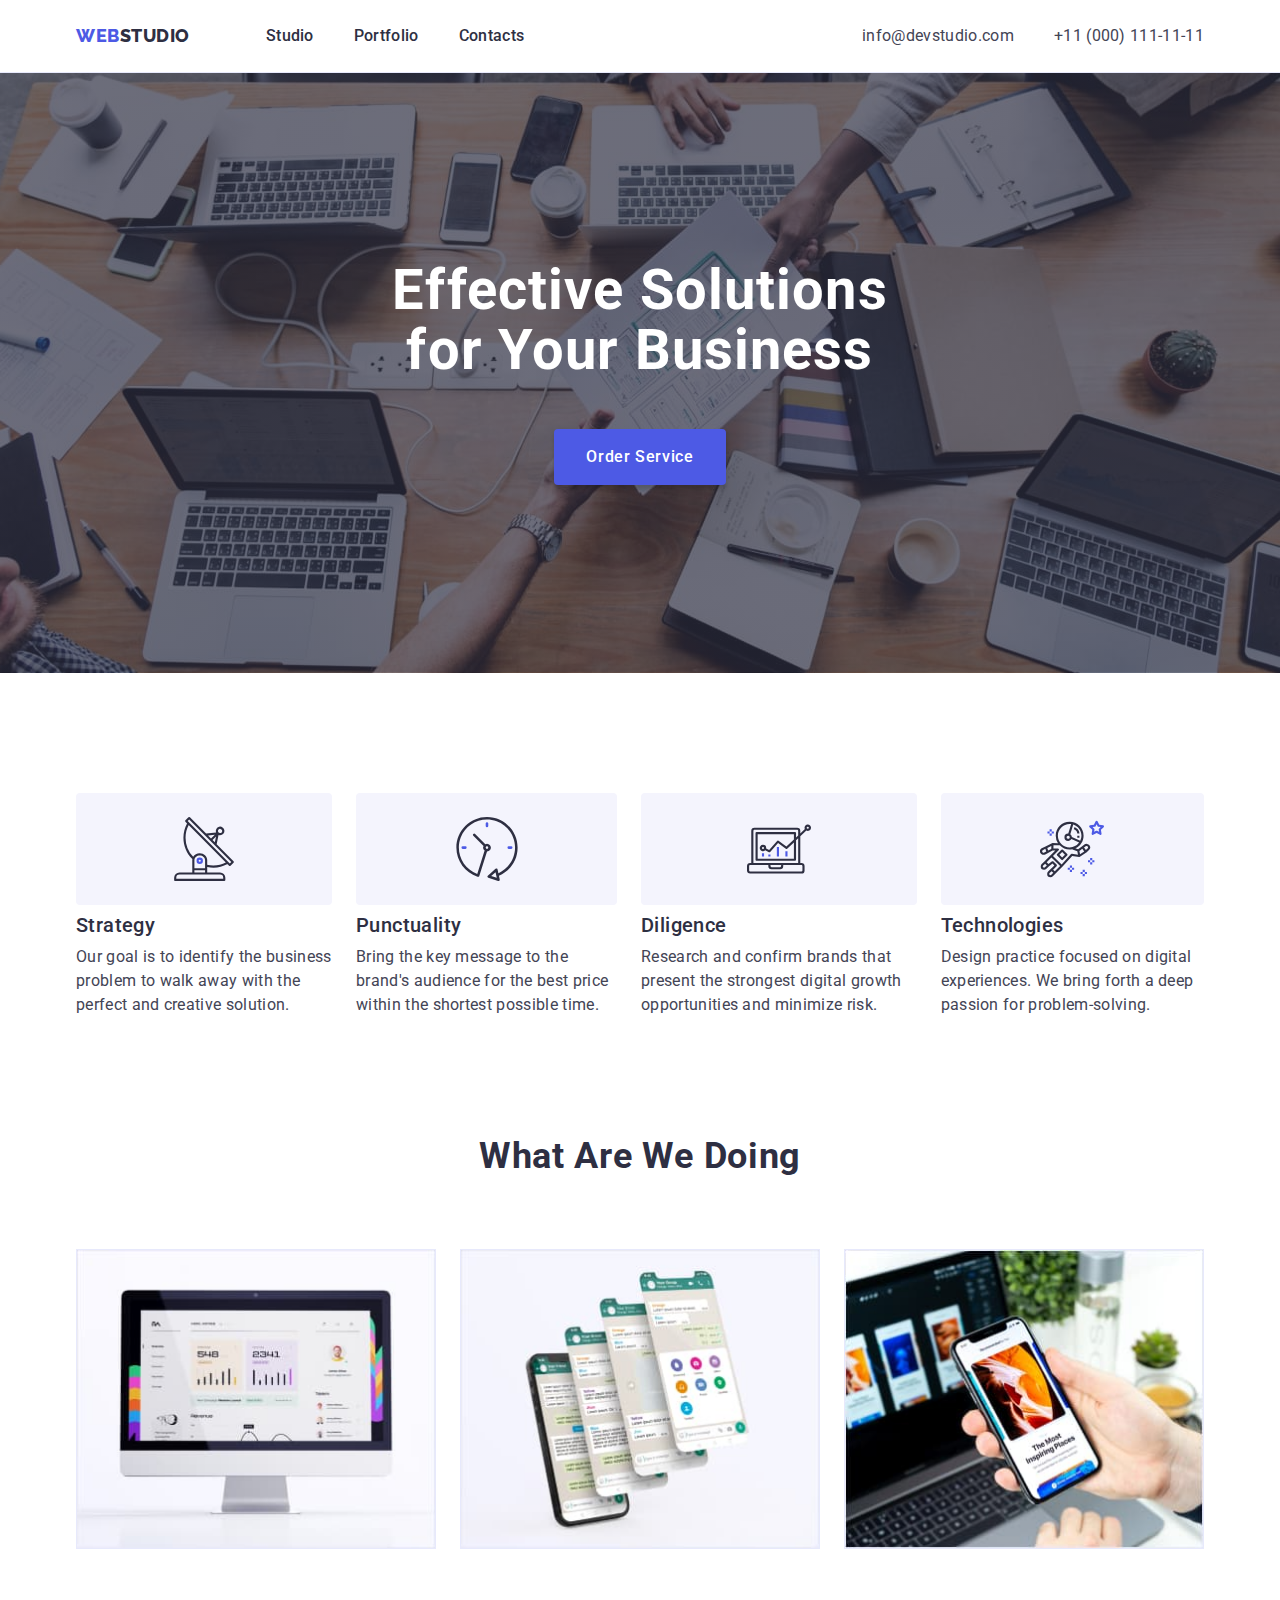
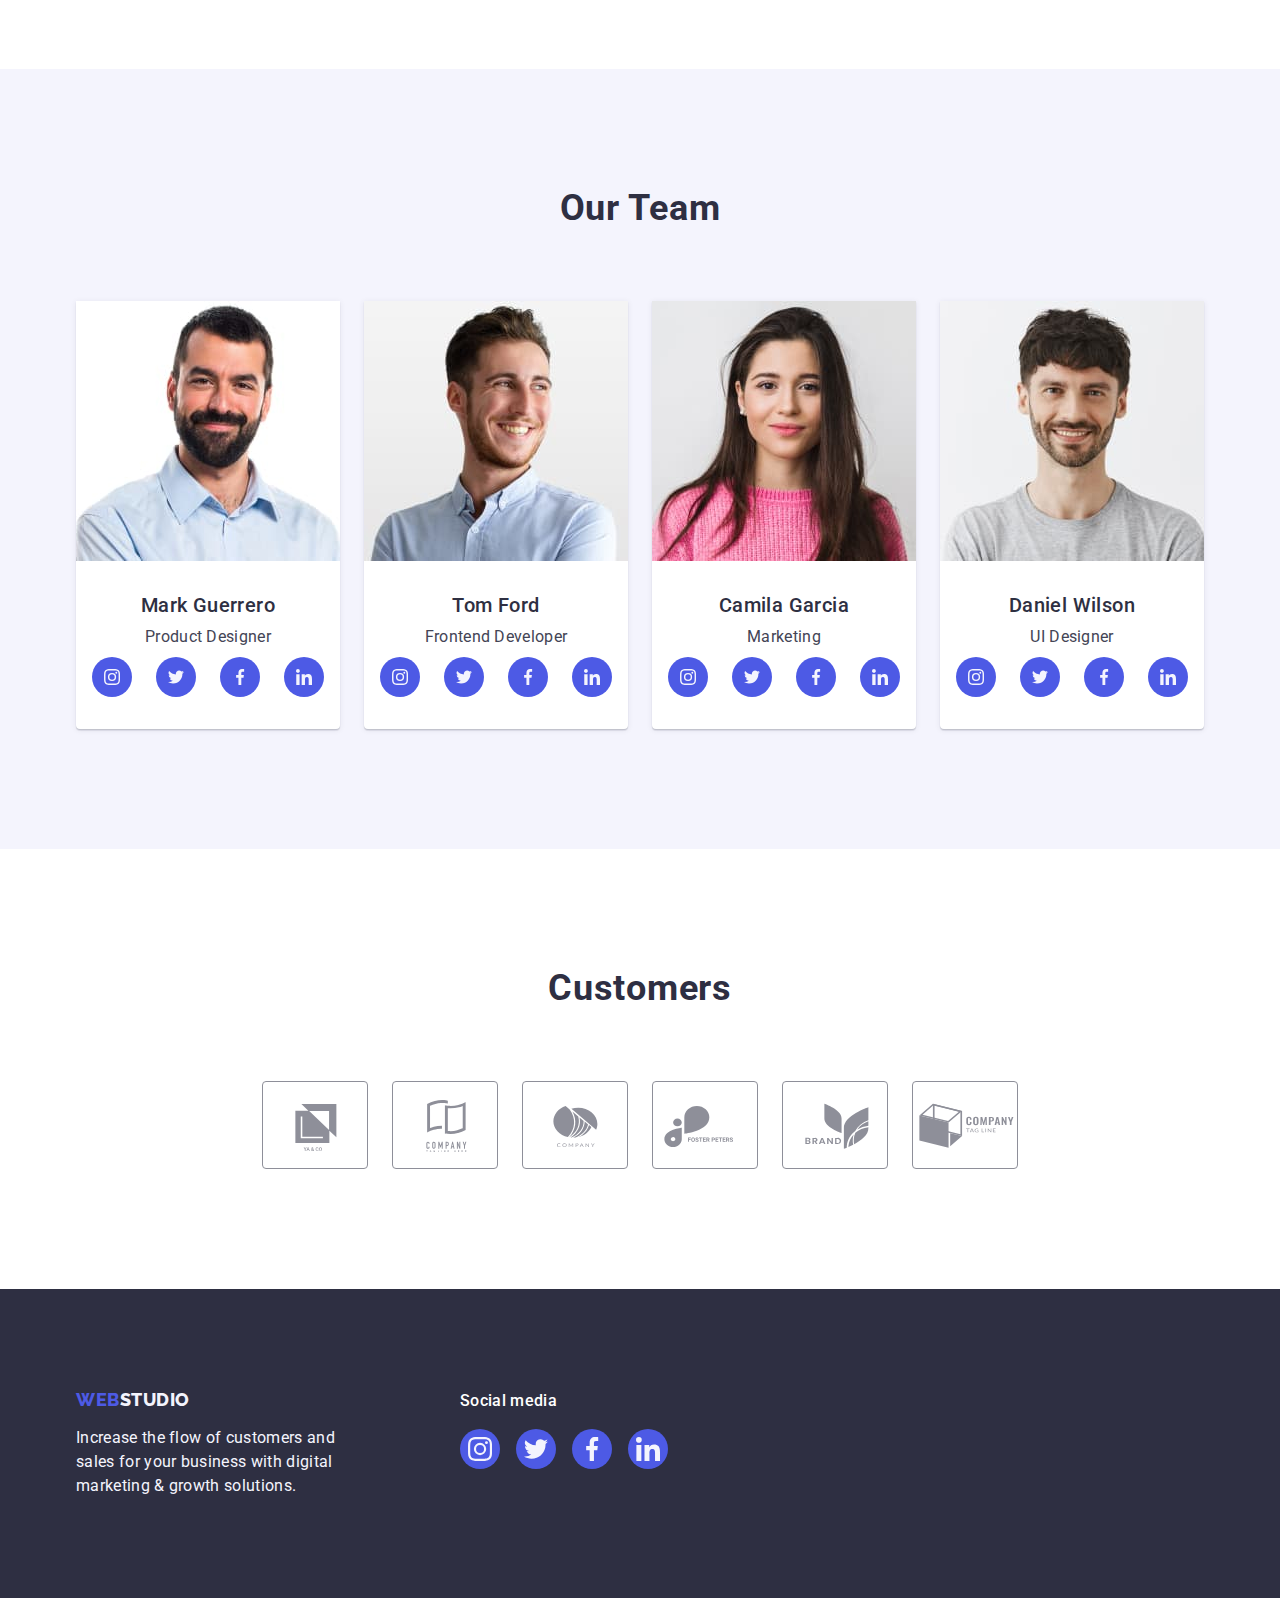
<file: index.html>
<!DOCTYPE html>
<html lang="en">

<head>
   <meta charset="UTF-8">
   <meta http-equiv="X-UA-Compatible" content="IE=edge">
   <meta name="viewport" content="width=device-width, initial-scale=1.0">
   <title>Main Page</title>
   <link rel="preconnect" href="https://fonts.googleapis.com">
   <link rel="preconnect" href="https://fonts.gstatic.com" crossorigin>
   <link
      href="https://fonts.googleapis.com/css2?family=Raleway:wght@800&family=Roboto:wght@400;500;700;900&display=swap"
      rel="stylesheet">
   <link rel="stylesheet" href="https://cdn.jsdelivr.net/npm/modern-normalize@1.1.0/modern-normalize.min.css">
   <link rel="stylesheet" href="./css/styles.css">
</head>

<body>
   <header class="page-header">
      <div class="header-container container">
         <nav class="navigation">
            <a class="logo header-logo link" href="./index.html">Web<span class="logo-part-header">Studio</span></a>
            <ul class="nav-list list">
               <li><a class="nav-link link" href="./index.html">Studio</a></li>
               <li><a class="nav-link link" href="./portfolio.html">Portfolio</a></li>
               <li><a class="nav-link link" href="">Contacts</a></li>
            </ul>
         </nav>
         <address class="mail-tel">
            <ul class="contacts list">
               <li><a class="mail-tel-link link" href="mailto:info@devstudio.com">info@devstudio.com</a></li>
               <li><a class="mail-tel-link link" href="tel:+110001111111">+11 (000) 111-11-11</a></li>
            </ul>
         </address>
      </div>
   </header>
   <main>
      <!-- Hero -->
      <section class="hero section">
         <div class="container">
            <h1 class="hero-title">Effective Solutions for Your Business</h1>
            <button type="button" class="hero-btn">Order Service</button>
         </div>
      </section>
      <!-- Features -->
      <section class="features section">
         <div class="container">
            <h2 class="visually-hidden">Our features</h2>
            <ul class="features-list list">
               <li class="features-item">
                  <div class="features-thumb">
                     <svg class="features-icon" width="64" height="64">
                        <use href="./images/icons.svg#icon-antenna"></use>
                     </svg>
                  </div>
                  <h3 class="features-title title">Strategy</h3>
                  <p class="features-text">Our goal is to identify the business problem to walk away with the perfect
                     and creative solution.</p>
               </li>
               <li class="features-item">
                  <div class="features-thumb">
                     <svg class="features-icon" width="64" height="64">
                        <use href="./images/icons.svg#icon-clock"></use>
                     </svg>
                  </div>
                  <h3 class="features-title title">Punctuality</h3>
                  <p class="features-text">Bring the key message to the brand's audience for the best price within the
                     shortest possible time.
                  </p>
               </li>
               <li class="features-item">
                  <div class="features-thumb">
                     <svg class="features-icon" width="64" height="64">
                        <use href="./images/icons.svg#icon-diagram"></use>
                     </svg>
                  </div>
                  <h3 class="features-title title">Diligence</h3>
                  <p class="features-text">Research and confirm brands that present the strongest digital growth
                     opportunities and minimize risk.
                  </p>
               </li>
               <li class="features-item">
                  <div class="features-thumb">
                     <svg class="features-icon" width="64" height="64">
                        <use href="./images/icons.svg#icon-astronaut"></use>
                     </svg>
                  </div>
                  <h3 class="features-title title">Technologies</h3>
                  <p class="features-text">Design practice focused on digital experiences. We bring forth a deep passion
                     for problem-solving.</p>
               </li>
            </ul>
         </div>
      </section>
      <!-- Work -->
      <section class="work section">
         <div class="container">
            <h2 class="section-title">What are we doing</h2>
            <ul class="work-list list">
               <li class="work-list-item"><img class="work-list-img" src="./images/work/computer.jpg"
                     alt="Computer with opened program" width="360" height="300">
               </li>
               <li class="work-list-item"><img class="work-list-img" src="./images/work/phone.jpg"
                     alt="Phone with program layers" width="360" height="300"></li>
               <li class="work-list-item"><img class="work-list-img" src="./images/work/laptop.jpg"
                     alt="The developer compares the design between the phone and the laptop" width="360" height="300">
               </li>
            </ul>
         </div>
      </section>
      <!-- Team -->
      <section class="team section">
         <div class="container">
            <h2 class="section-title">Our Team</h2>
            <ul class="team-list list">
               <li class="team-card">
                  <img class="team-img" src="./images/team/mark-guerrero.jpg" alt="Mark Guerrero's foto" width="264"
                     height="260">
                  <div class="team-container">
                     <h3 class="team-title title">Mark Guerrero</h3>
                     <p class="team-descr">Product Designer</p>
                     <ul class="team-social-list list">
                        <li class="social-item">
                           <a href="" class="social-link" target="_blank" rel="noopener noreferrer"
                              aria-label="icon-instagram">
                              <svg class="social-icon" width="16" height="16">
                                 <use href="./images/icons.svg#icon-instagram"></use>
                              </svg>
                           </a>
                        </li>
                        <li class="social-item">
                           <a href="" class="social-link" target="_blank" rel="noopener noreferrer"
                              aria-label="icon-twitter">
                              <svg class="social-icon" width="16" height="16">
                                 <use href="./images/icons.svg#icon-twitter"></use>
                              </svg>
                           </a>
                        </li>
                        <li class="social-item">
                           <a href="" class="social-link" target="_blank" rel="noopener noreferrer"
                              aria-label="icon-facebook">
                              <svg class="social-icon" width="16" height="16">
                                 <use href="./images/icons.svg#icon-facebook"></use>
                              </svg>
                           </a>
                        </li>
                        <li class="social-item">
                           <a href="" class="social-link" target="_blank" rel="noopener noreferrer"
                              aria-label="icon-linkedin">
                              <svg class="social-icon" width="16" height="16">
                                 <use href="./images/icons.svg#icon-linkedin"></use>
                              </svg>
                           </a>
                        </li>
                     </ul>
                  </div>
               </li>
               <li class="team-card">
                  <img class="team-img" src="./images/team/tom-ford.jpg" alt="Tom Ford's foto" width="264" height="260">
                  <div class="team-container">
                     <h3 class="team-title title">Tom Ford</h3>
                     <p class="team-descr">Frontend Developer</p>
                     <ul class="team-social-list list">
                        <li class="social-item">
                           <a href="" class="social-link" target="_blank" rel="noopener noreferrer"
                              aria-label="icon-instagram">
                              <svg class="social-icon" width="16" height="16">
                                 <use href="./images/icons.svg#icon-instagram"></use>
                              </svg>
                           </a>
                        </li>
                        <li class="social-item">
                           <a href="" class="social-link" target="_blank" rel="noopener noreferrer"
                              aria-label="icon-twitter">
                              <svg class="social-icon" width="16" height="16">
                                 <use href="./images/icons.svg#icon-twitter"></use>
                              </svg>
                           </a>
                        </li>
                        <li class="social-item">
                           <a href="" class="social-link" target="_blank" rel="noopener noreferrer"
                              aria-label="icon-facebook">
                              <svg class="social-icon" width="16" height="16">
                                 <use href="./images/icons.svg#icon-facebook"></use>
                              </svg>
                           </a>
                        </li>
                        <li class="social-item">
                           <a href="" class="social-link" target="_blank" rel="noopener noreferrer"
                              aria-label="icon-linkedin">
                              <svg class="social-icon" width="16" height="16">
                                 <use href="./images/icons.svg#icon-linkedin"></use>
                              </svg>
                           </a>
                        </li>
                     </ul>
                  </div>
               </li>
               <li class="team-card">
                  <img class="team-img" src="./images/team/camila-garcia.jpg" alt="Camila Garcia's foto" width="264"
                     height="260">
                  <div class="team-container">
                     <h3 class="team-title title">Camila Garcia</h3>
                     <p class="team-descr">Marketing</p>
                     <ul class="team-social-list list">
                        <li class="social-item">
                           <a href="" class="social-link" target="_blank" rel="noopener noreferrer"
                              aria-label="icon-instagram">
                              <svg class="social-icon" width="16" height="16">
                                 <use href="./images/icons.svg#icon-instagram"></use>
                              </svg>
                           </a>
                        </li>
                        <li class="social-item">
                           <a href="" class="social-link" target="_blank" rel="noopener noreferrer"
                              aria-label="icon-twitter">
                              <svg class="social-icon" width="16" height="16">
                                 <use href="./images/icons.svg#icon-twitter"></use>
                              </svg>
                           </a>
                        </li>
                        <li class="social-item">
                           <a href="" class="social-link" target="_blank" rel="noopener noreferrer"
                              aria-label="icon-facebook">
                              <svg class="social-icon" width="16" height="16">
                                 <use href="./images/icons.svg#icon-facebook"></use>
                              </svg>
                           </a>
                        </li>
                        <li class="social-item">
                           <a href="" class="social-link" target="_blank" rel="noopener noreferrer"
                              aria-label="icon-linkedin">
                              <svg class="social-icon" width="16" height="16">
                                 <use href="./images/icons.svg#icon-linkedin"></use>
                              </svg>
                           </a>
                        </li>
                     </ul>
                  </div>
               </li>
               <li class="team-card">
                  <img class="team-img" src="./images/team/daniel-wilson.jpg" alt="Daniel Wilson's foto" width="264"
                     height="260">
                  <div class="team-container">
                     <h3 class="team-title title">Daniel Wilson</h3>
                     <p class="team-descr">UI Designer</p>
                     <ul class="team-social-list list">
                        <li class="social-item">
                           <a href="" class="social-link" target="_blank" rel="noopener noreferrer"
                              aria-label="icon-instagram">
                              <svg class="social-icon" width="16" height="16">
                                 <use href="./images/icons.svg#icon-instagram"></use>
                              </svg>
                           </a>
                        </li>
                        <li class="social-item">
                           <a href="" class="social-link" target="_blank" rel="noopener noreferrer"
                              aria-label="icon-twitter">
                              <svg class="social-icon" width="16" height="16">
                                 <use href="./images/icons.svg#icon-twitter"></use>
                              </svg>
                           </a>
                        </li>
                        <li class="social-item">
                           <a href="" class="social-link" target="_blank" rel="noopener noreferrer"
                              aria-label="icon-facebook">
                              <svg class="social-icon" width="16" height="16">
                                 <use href="./images/icons.svg#icon-facebook"></use>
                              </svg>
                           </a>
                        </li>
                        <li class="social-item">
                           <a href="" class="social-link" target="_blank" rel="noopener noreferrer"
                              aria-label="icon-linkedin">
                              <svg class="social-icon" width="16" height="16">
                                 <use href="./images/icons.svg#icon-linkedin"></use>
                              </svg>
                           </a>
                        </li>
                     </ul>
                  </div>
               </li>
            </ul>
         </div>
      </section>
      <!-- Customers -->
      <section class="customers section">
         <div class="container">
            <h2 class="section-title customers-title">Customers</h2>
            <ul class="customers-list list">
               <li class="customers-item">
                  <a href="" class="customers-link link" target="_blank" rel="noopener noreferrer"
                     aria-label="icon-logo-first"><svg class="customers-icon" width="104" height="56">
                        <use href="./images/icons.svg#icon-logo-first"></use>
                     </svg></a>
               </li>
               <li class="customers-item">
                  <a href="" class="customers-link link" target="_blank" rel="noopener noreferrer"
                     aria-label="icon-logo-second"><svg class="customers-icon" width="104" height="56">
                        <use href="./images/icons.svg#icon-logo-second"></use>
                     </svg></a>
               </li>
               <li class="customers-item">
                  <a href="" class="customers-link link" target="_blank" rel="noopener noreferrer"
                     aria-label="icon-logo-third"><svg class="customers-icon" width="104" height="56">
                        <use href="./images/icons.svg#icon-logo-third"></use>
                     </svg></a>
               </li>
               <li class="customers-item">
                  <a href="" class="customers-link link" target="_blank" rel="noopener noreferrer"
                     aria-label="icon-logo-fourth"><svg class="customers-icon" width="104" height="56">
                        <use href="./images/icons.svg#icon-logo-fourth"></use>
                     </svg></a>
               </li>
               <li class="customers-item">
                  <a href="" class="customers-link link" target="_blank" rel="noopener noreferrer"
                     aria-label="icon-logo-fifth"><svg class="customers-icon" width="104" height="56">
                        <use href="./images/icons.svg#icon-logo-fifth"></use>
                     </svg></a>
               </li>
               <li class="customers-item">
                  <a href="" class="customers-link link" target="_blank" rel="noopener noreferrer"
                     aria-label="icon-logo-sixth"><svg class="customers-icon" width="104" height="56">
                        <use href="./images/icons.svg#icon-logo-sixth"></use>
                     </svg></a>
               </li>
            </ul>
         </div>
      </section>
   </main>
   <footer class="footer-section">
      <div class="container footer-position">
         <div class="footer-thumb footer-thumb-position">
            <a class="logo footer-logo link" href="./index.html">Web<span class="logo-part-footer">Studio</span></a>
            <p class="footer-text">Increase the flow of customers and sales for your business with digital marketing &
               growth solutions.</p>
         </div>
         <div class="footer-thumb footer-thumb-position">
            <p class="social-text-footer">Social media</p>
            <ul class="social-list-footer list">
               <li class="social-item-footer">
                  <a href="" target="_blank" rel="noopener noreferrer" aria-label="icon-instagram"
                     class="social-link-footer">
                     <svg class="social-icon-footer" width="24" height="24">
                        <use href="./images/icons.svg#icon-instagram">
                        </use>
                     </svg>
                  </a>
               </li>
               <li class="social-item-footer"><a href="" target="_blank" rel="noopener noreferrer"
                     aria-label="icon-twitter" class="social-link-footer">
                     <svg class="social-icon-footer" width="24" height="24">
                        <use href="./images/icons.svg#icon-twitter">
                        </use>
                     </svg>
                  </a></li>
               <li class="social-item-footer">
                  <a href="" target="_blank" rel="noopener noreferrer" aria-label="icon-facebook"
                     class="social-link-footer">
                     <svg class="social-icon-footer" width="24" height="24">
                        <use href="./images/icons.svg#icon-facebook">
                        </use>
                     </svg>
                  </a>
               </li>
               <li class="social-item-footer">
                  <a href="" target="_blank" rel="noopener noreferrer" aria-label="icon-linkedin"
                     class="social-link-footer">
                     <svg class="social-icon-footer" width="24" height="24">
                        <use href="./images/icons.svg#icon-linkedin">
                        </use>
                     </svg>
                  </a>
               </li>
            </ul>
         </div>
      </div>

   </footer>
</body>

</html>
</file>
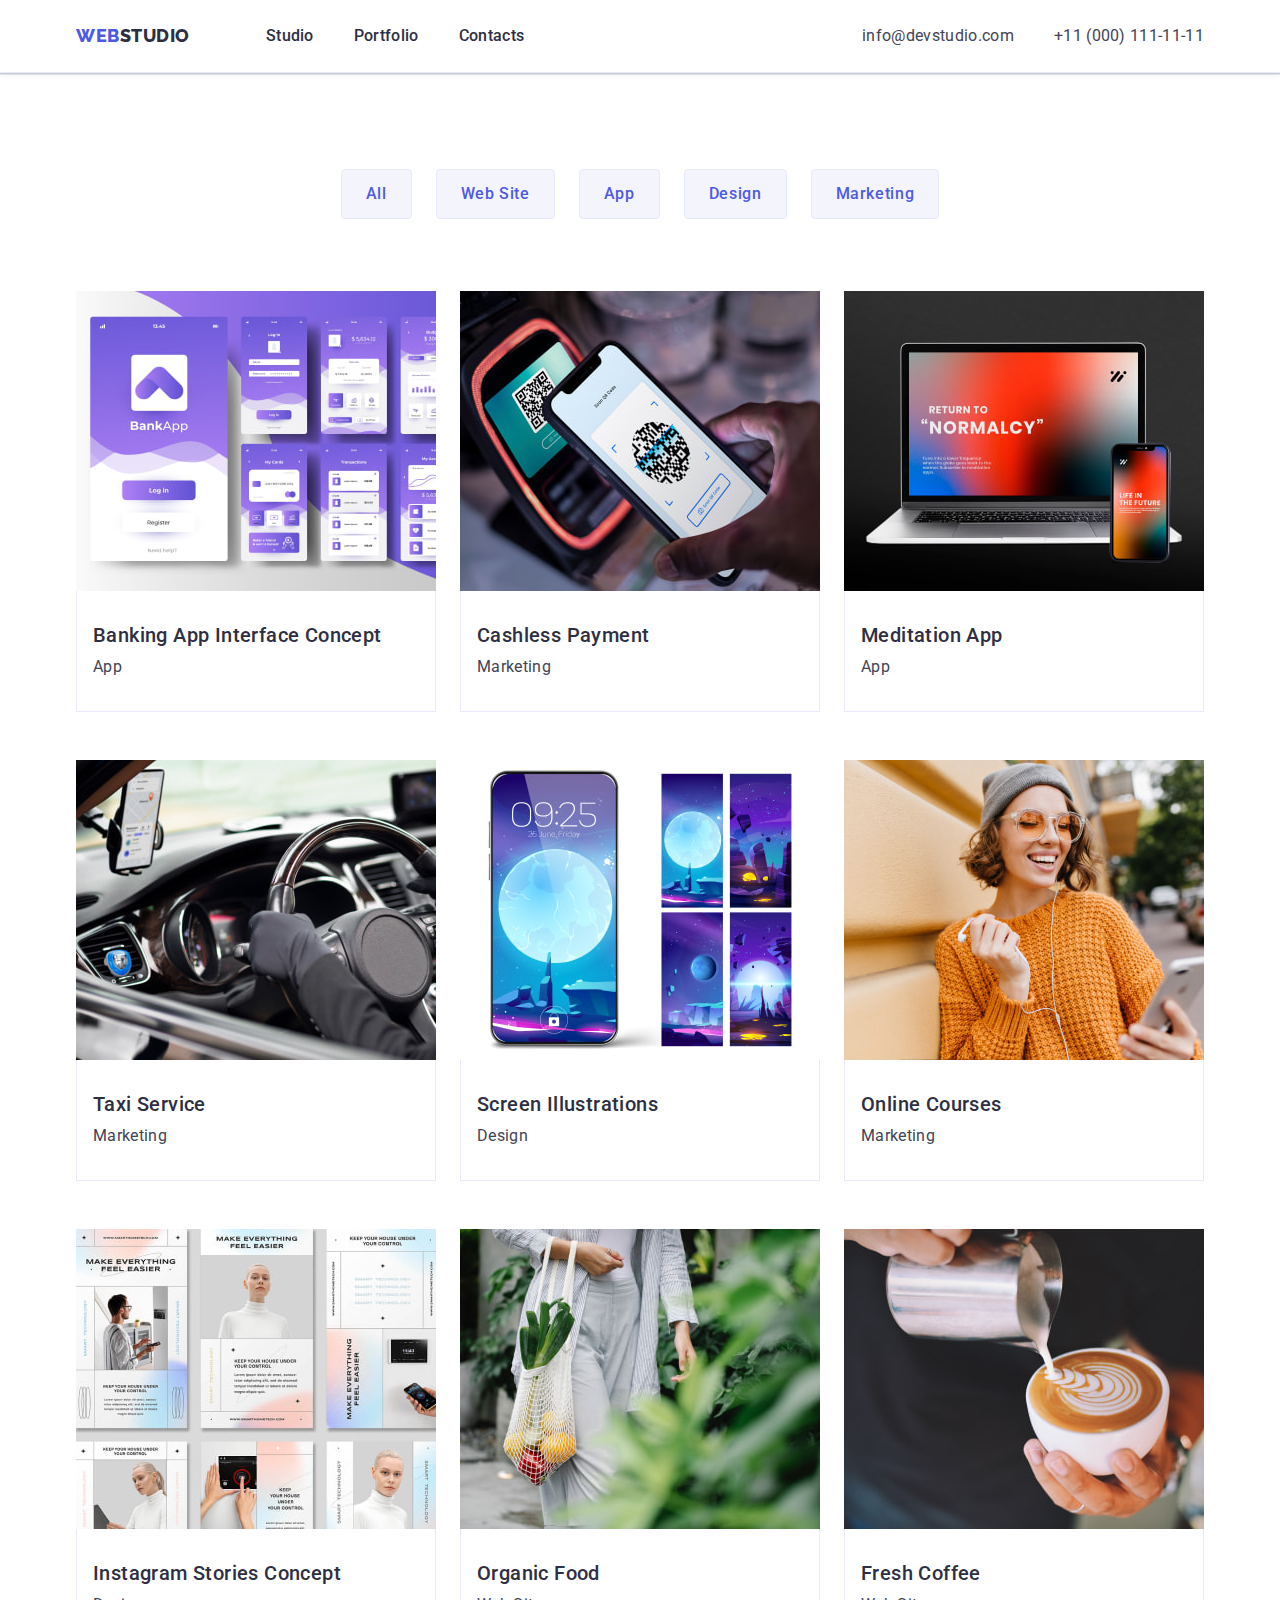
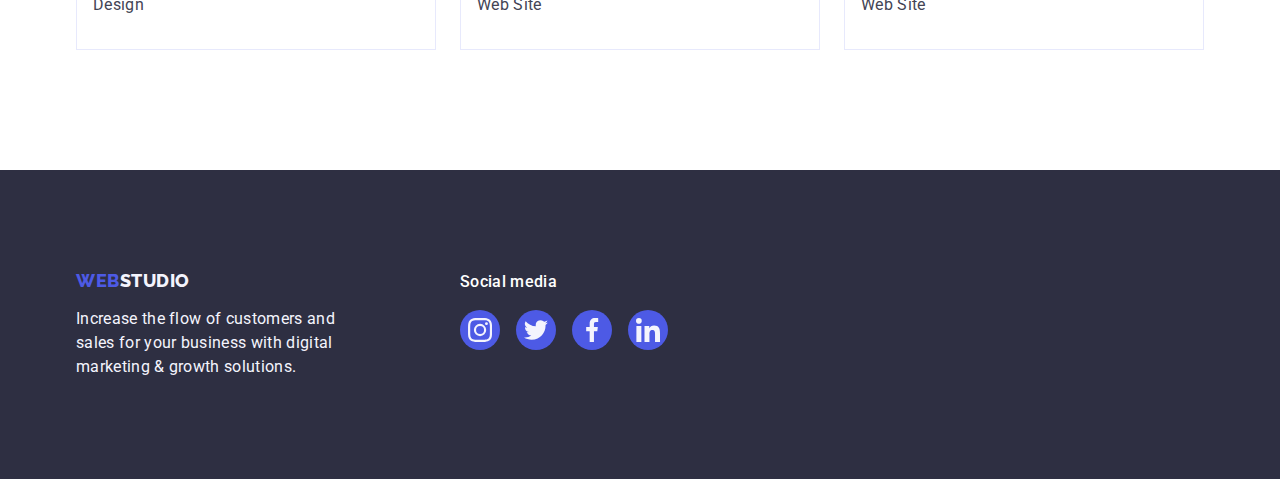
<file: portfolio.html>
<!DOCTYPE html>
<html lang="en">

<head>
   <meta charset="UTF-8">
   <meta http-equiv="X-UA-Compatible" content="IE=edge">
   <meta name="viewport" content="width=device-width, initial-scale=1.0">
   <title>Portfolio</title>
   <link rel="preconnect" href="https://fonts.googleapis.com">
   <link rel="preconnect" href="https://fonts.gstatic.com" crossorigin>
   <link
      href="https://fonts.googleapis.com/css2?family=Raleway:wght@800&family=Roboto:wght@400;500;700;900&display=swap"
      rel="stylesheet">
   <link rel="stylesheet" href="https://cdn.jsdelivr.net/npm/modern-normalize@1.1.0/modern-normalize.min.css">
   <link rel="stylesheet" href="./css/styles.css">
</head>

<body>
   <header class="page-header">
      <div class="header-container container">
         <nav class="navigation">
            <a class="logo header-logo link" href="./index.html">Web<span class="logo-part-header">Studio</span></a>
            <ul class="nav-list list">
               <li><a class="nav-link link" href="./index.html">Studio</a></li>
               <li><a class="nav-link link" href="./portfolio.html">Portfolio</a></li>
               <li><a class="nav-link link" href="">Contacts</a></li>
            </ul>
         </nav>
         <address class="mail-tel">
            <ul class="contacts list">
               <li><a class="mail-tel-link link" href="mailto:info@devstudio.com">info@devstudio.com</a></li>
               <li><a class="mail-tel-link link" href="tel:+110001111111">+11 (000) 111-11-11</a></li>
            </ul>
         </address>
      </div>

   </header>
   <main>
      <section class="projects section">
         <div class="projects-container container">
            <h1 class="visually-hidden">Portfolio</h1>
            <!-- Filter -->
            <ul class="filter-list list">
               <li><button type="button" class="filter-btn">All</button></li>
               <li><button type="button" class="filter-btn">Web Site</button></li>
               <li><button type="button" class="filter-btn">App</button></li>
               <li><button type="button" class="filter-btn">Design</button></li>
               <li><button type="button" class="filter-btn">Marketing</button></li>
            </ul>
            <!-- Projects -->
            <ul class="project-list list">
               <li class="project-item">
                  <a class="project-link link" href="">
                     <img src="./images/projects/img-1.jpg" alt="Banking App Interface Concept" width="360" height="300"
                        class="project-foto">
                     <div class="project-container">
                        <h2 class="project-title title">Banking App Interface Concept</h2>
                        <p class="project-descr">App</p>
                     </div>
                  </a>
               </li>
               <li class="project-item">
                  <a class="project-link link" href="">
                     <img src="./images/projects/img-2.jpg" alt="Cashless Payment" width="360" height="300"
                        class="project-foto">
                     <div class="project-container">
                        <h2 class="project-title title">Cashless Payment</h2>
                        <p class="project-descr">Marketing</p>
                     </div>
                  </a>
               </li>
               <li class="project-item">
                  <a class="project-link link" href="">
                     <img src="./images/projects/img-3.jpg" alt="Meditation App" width="360" height="300"
                        class="project-foto">
                     <div class="project-container">
                        <h2 class="project-title title">Meditation App</h2>
                        <p class="project-descr">App</p>
                     </div>
                  </a>
               </li>
               <li class="project-item">
                  <a class="project-link link" href="">
                     <img src="./images/projects/img-4.jpg" alt="Taxi Service" width="360" height="300"
                        class="project-foto">
                     <div class="project-container">
                        <h2 class="project-title title">Taxi Service</h2>
                        <p class="project-descr">Marketing</p>
                     </div>
                  </a>
               </li>
               <li class="project-item">
                  <a class="project-link link" href="">
                     <img src="./images/projects/img-5.jpg" alt="Screen Illustrations" width="360" height="300"
                        class="project-foto">
                     <div class="project-container">
                        <h2 class="project-title title">Screen Illustrations</h2>
                        <p class="project-descr">Design</p>
                     </div>
                  </a>
               </li>
               <li class="project-item">
                  <a class="project-link link" href="">
                     <img src="./images/projects/img-6.jpg" alt="Online Courses" width="360" height="300"
                        class="project-foto">
                     <div class="project-container">
                        <h2 class="project-title title">Online Courses</h2>
                        <p class="project-descr">Marketing</p>
                     </div>
                  </a>
               </li>
               <li class="project-item">
                  <a class="project-link link" href="">
                     <img src="./images/projects/img-7.jpg" alt="Instagram Stories Concept" width="360" height="300"
                        class="project-foto">
                     <div class="project-container">
                        <h2 class="project-title title">Instagram Stories Concept</h2>
                        <p class="project-descr">Design</p>
                     </div>
                  </a>
               </li>
               <li class="project-item">
                  <a class="project-link link" href="">
                     <img src="./images/projects/img-8.jpg" alt="Organic Food" width="360" height="300"
                        class="project-foto">
                     <div class="project-container">
                        <h2 class="project-title title">Organic Food</h2>
                        <p class="project-descr">Web Site</p>
                     </div>
                  </a>
               </li>
               <li class="project-item">
                  <a class="project-link link" href="">
                     <img src="./images/projects/img-9.jpg" alt="Fresh Coffee" width="360" height="300"
                        class="project-foto">
                     <div class="project-container">
                        <h2 class="project-title title">Fresh Coffee</h2>
                        <p class="project-descr">Web Site</p>
                     </div>
                  </a>
               </li>
            </ul>
         </div>
      </section>
   </main>
   <!-- Footer -->
   <footer class="footer-section">
      <div class="container footer-position">
         <div class="footer-thumb footer-thumb-position">
            <a class="logo footer-logo link" href="./index.html">Web<span class="logo-part-footer">Studio</span></a>
            <p class="footer-text">Increase the flow of customers and sales for your business with digital marketing &
               growth solutions.</p>
         </div>
         <div class="footer-thumb footer-thumb-position">
            <p class="social-text-footer">Social media</p>
            <ul class="social-list-footer list">
               <li class="social-item-footer">
                  <a href="" target="_blank" rel="noopener noreferrer" aria-label="icon-instagram"
                     class="social-link-footer">
                     <svg class="social-icon-footer" width="24" height="24">
                        <use href="./images/icons.svg#icon-instagram">
                        </use>
                     </svg>
                  </a>
               </li>
               <li class="social-item-footer"><a href="" target="_blank" rel="noopener noreferrer"
                     aria-label="icon-twitter" class="social-link-footer">
                     <svg class="social-icon-footer" width="24" height="24">
                        <use href="./images/icons.svg#icon-twitter">
                        </use>
                     </svg>
                  </a></li>
               <li class="social-item-footer">
                  <a href="" target="_blank" rel="noopener noreferrer" aria-label="icon-facebook"
                     class="social-link-footer">
                     <svg class="social-icon-footer" width="24" height="24">
                        <use href="./images/icons.svg#icon-facebook">
                        </use>
                     </svg>
                  </a>
               </li>
               <li class="social-item-footer">
                  <a href="" target="_blank" rel="noopener noreferrer" aria-label="icon-linkedin"
                     class="social-link-footer">
                     <svg class="social-icon-footer" width="24" height="24">
                        <use href="./images/icons.svg#icon-linkedin">
                        </use>
                     </svg>
                  </a>
               </li>
            </ul>
         </div>
      </div>

   </footer>
</body>

</html>
</file>
<file: css/styles.css>
/* Variables */

:root {
  --main-font: 'Roboto', sans-serif;
  --secondary-font: 'Raleway', sans-serif;

  --primary-brand-color: #4d5ae5;
  --pressed-state-color: #404bbf;
  --secondary-color: #2e2f42;
  --third-color: #ffffff;
  --subtitle-color: #8e8f99;
  --success-color: #31d0aa;

  --primary-text: #434455;
  --accent-color: #e7e9fc;
  --light-color: #f4f4fd;

  --header-shadow: 0px 2px 1px rgba(46, 47, 66, 0.08),
    0px 1px 1px rgba(46, 47, 66, 0.16), 0px 1px 6px rgba(46, 47, 66, 0.08);
  --hero-btn-shadow: 0px 4px 4px rgba(0, 0, 0, 0.15);
  --team-card-shadow: 0px 1px 6px rgba(46, 47, 66, 0.08),
    0px 1px 1px rgba(46, 47, 66, 0.16), 0px 2px 1px rgba(46, 47, 66, 0.08);
  --filter-shadow: 0px 3px 1px rgba(0, 0, 0, 0.1),
    0px 2px 1px rgba(0, 0, 0, 0.08), 0px 2px 2px rgba(0, 0, 0, 0.12);
  --project-shadow: 0px 1px 6px rgba(46, 47, 66, 0.08),
    0px 1px 1px rgba(46, 47, 66, 0.16), 0px 2px 1px rgba(46, 47, 66, 0.08);

  --bg-gradient: rgba(46, 47, 66, 0.7);
}

/* Styles reset */

h1,
h2,
h3,
h4,
h5,
h6,
p,
ul {
  margin: 0;
  padding: 0;
}
.list {
  list-style: none;
}
.link {
  text-decoration: none;
}

/* Titles */

.visually-hidden {
  position: absolute;
  width: 1px;
  height: 1px;
  margin: -1px;
  border: 0;
  padding: 0;

  white-space: nowrap;
  clip-path: inset(100%);
  clip: rect(0 0 0 0);
  overflow: hidden;
}
.title {
  font-weight: 500;
  font-size: 20px;
  line-height: 1.2;
  letter-spacing: 0.02em;
  color: var(--secondary-color);
}
.section-title {
  margin-bottom: 72px;

  font-size: 36px;
  line-height: 1.11;
  letter-spacing: 0.02em;
  text-align: center;
  text-transform: capitalize;
  color: var(--secondary-color);
}

/* Body */

body {
  font-family: var(--main-font);
  font-weight: 400;
  font-size: 16px;
  line-height: 1.5;
  letter-spacing: 0.02em;
  color: var(--primary-text);
  background-color: var(--third-color);
}
.container {
  max-width: 1158px;
  padding-left: 15px;
  padding-right: 15px;
  margin: 0 auto;
}
.section {
  padding-top: 120px;
  padding-bottom: 120px;
}
.features-list,
.work-list,
.team-list,
.team-social-list,
.filter-list,
.customers-list {
  display: flex;
  gap: 24px;
  justify-content: center;
  align-items: center;
}
.contacts,
.nav-list {
  display: flex;
  gap: 40px;
}
.work-list-img,
.team-img,
.project-foto {
  display: block;
  max-width: 100%;
  height: auto;
}

/* Header */

.page-header {
  border-bottom: 1px solid var(--accent-color);
  box-shadow: var(--header-shadow);
}
.header-container,
.navigation {
  display: flex;
  align-items: center;
}
.logo {
  font-family: var(--secondary-font);
  font-weight: 800;
  font-size: 18px;
  line-height: 1.17;
  letter-spacing: 0.03em;
  text-transform: uppercase;
  color: var(--primary-brand-color);
}
.header-logo {
  margin-right: 76px;
}
.logo-part-header {
  color: var(--secondary-color);
}
.nav-link {
  display: block;
  padding: 24px 0;

  font-weight: 500;
  color: var(--secondary-color);
}
.mail-tel {
  margin-left: auto;

  font-style: normal;
}
.mail-tel-link {
  display: block;
  padding: 24px 0;

  color: inherit;
}
.nav-link:hover,
.nav-link:focus,
.mail-tel-link:hover,
.mail-tel-link:focus {
  color: var(--pressed-state-color);
}

/* Hero */

.hero {
  background-color: var(--secondary-color);

  max-width: 1440px;
  margin-left: auto;
  margin-right: auto;

  background-image: linear-gradient(var(--bg-gradient), var(--bg-gradient)),
    url('../images/hero/people-in-office.jpg');
  background-repeat: no-repeat;
  background-position: center;
  background-size: cover;
}
.hero-title {
  text-align: center;
  margin-right: auto;
  margin-left: auto;
  margin-bottom: 48px;
  max-width: 496px;

  font-size: 56px;
  line-height: 1.07;
  letter-spacing: 0.02em;
  color: var(--third-color);
}
.hero-btn {
  display: block;
  min-width: 169px;
  margin-left: auto;
  margin-right: auto;
  padding: 16px 32px;
  box-shadow: var(--hero-btn-shadow);
  border-radius: 4px;
  border: none;

  font-family: inherit;
  font-weight: 500;
  font-size: 16px;
  line-height: 1.5;
  letter-spacing: 0.04em;
  cursor: pointer;
  color: var(--third-color);
  background-color: var(--primary-brand-color);
}
.hero.section {
  padding-top: 188px;
  padding-bottom: 188px;
}
.hero-btn:hover,
.hero-btn:focus {
  background-color: var(--pressed-state-color);
}

/* Features */

.features-item {
  width: calc((100%-72px) / 4);
}
.features-thumb {
  display: flex;
  justify-content: center;
  align-items: center;
  height: 112px;
  margin-bottom: 8px;

  background: var(--light-color);
  border-radius: 4px;
}
.features-icon {
  object-fit: cover;
}
.features-title {
  margin-bottom: 8px;
}

/* Work */

.work.section {
  padding-top: 0;
}
.work-list-item {
  width: calc((100%-48px) / 3);
  border: 1px solid var(--accent-color);
}

/* Team */

.team {
  background-color: var(--light-color);
}
.team-card {
  width: calc((100%-72px) / 4);
  box-shadow: var(--team-card-shadow);
  border-radius: 0px 0px 4px 4px;
  background-color: var(--third-color);
}
.team-container {
  padding: 32px 0;
  text-align: center;
  border-radius: 0px 0px 4px 4px;
}
.team-title,
.team-descr {
  margin-bottom: 8px;
}
.social-item {
  width: 40px;
  height: 40px;
}
.social-link {
  display: flex;
  justify-content: center;
  align-items: center;

  height: 100%;
  width: 100%;
  background-color: var(--primary-brand-color);
  color: var(--light-color);
  border-radius: 50%;
}
.social-link:hover,
.social-link:focus {
  background-color: var(--pressed-state-color);
}
.social-icon {
  fill: currentColor;
  object-fit: cover;
}

/* Customers */

.customers-title {
  line-height: 1.1;
}
.customers-item {
  width: calc((100%-24px * 5) / 6);
  height: 88px;
}
.customers-link {
  display: flex;
  justify-content: center;
  align-items: center;

  height: 100%;
  width: 100%;

  color: var(--subtitle-color);
  border: 1px solid var(--subtitle-color);
  border-radius: 4px;
}
.customers-link:hover,
.customers-link:focus {
  color: var(--pressed-state-color);
  border-color: var(--pressed-state-color);
}
.customers-icon {
  fill: currentColor;
  object-fit: cover;
}

/* Footer */

.footer-section {
  padding-top: 100px;
  padding-bottom: 100px;

  background-color: var(--secondary-color);
  color: var(--light-color);
}
.footer-position {
  display: flex;
  align-items: baseline;
}
.logo-part-footer {
  color: var(--light-color);
}
.footer-logo {
  display: inline-block;
  margin-bottom: 16px;
}
.footer-text {
  max-width: 264px;
}
.footer-thumb-position {
  margin-right: 120px;
}
.social-text-footer {
  margin-bottom: 16px;

  font-weight: 500;
  font-size: 16px;
  line-height: 1.5;
  letter-spacing: 0.02em;

  color: var(--third-color);
}
.social-list-footer {
  display: flex;
  gap: 16px;
}
.social-item-footer {
  width: 40px;
  height: 40px;
}
.social-link-footer {
  display: flex;
  justify-content: center;
  align-items: center;

  height: 100%;
  width: 100%;
  background-color: var(--primary-brand-color);
  color: var(--light-color);
  border-radius: 50%;
}
.social-link-footer:hover,
.social-link-footer:focus {
  background-color: var(--success-color);
}
.social-icon-footer {
  fill: currentColor;
  object-fit: cover;
}

/* --------------------------------
   Portfolio
   -------------------------------- */

.projects.section {
  padding-top: 96px;
}

/* Filter */

.filter-btn {
  padding: 12px 24px;

  font-family: inherit;
  font-weight: 500;
  font-size: 16px;
  line-height: 1.5;
  letter-spacing: 0.04em;
  cursor: pointer;
  color: var(--primary-brand-color);
  background: var(--light-color);
  border: 1px solid var(--accent-color);
  border-radius: 4px;
}
.filter-btn:hover,
.filter-btn:focus {
  color: var(--third-color);
  background-color: var(--pressed-state-color);
  border: 1px solid transparent;
  box-shadow: var(--filter-shadow);
}
.filter-list {
  margin-bottom: 72px;
  justify-content: center;
}

/* Projects */

.project-list {
  display: flex;
  flex-wrap: wrap;
  column-gap: 24px;
  row-gap: 48px;
}
.project-item {
  max-width: calc((100%-48px) / 3);
}
.project-link {
  display: block;
}
.project-link:hover,
.project-link:focus {
  box-shadow: var(--project-shadow);
}
.project-container {
  padding: 32px 16px;
  border: 1px solid var(--accent-color);
  border-top: none;
}
.project-title {
  margin-bottom: 8px;
}
.project-descr {
  font-size: 16px;
  line-height: 1.5;
  letter-spacing: 0.02em;
  color: var(--primary-text);
}
</file>
